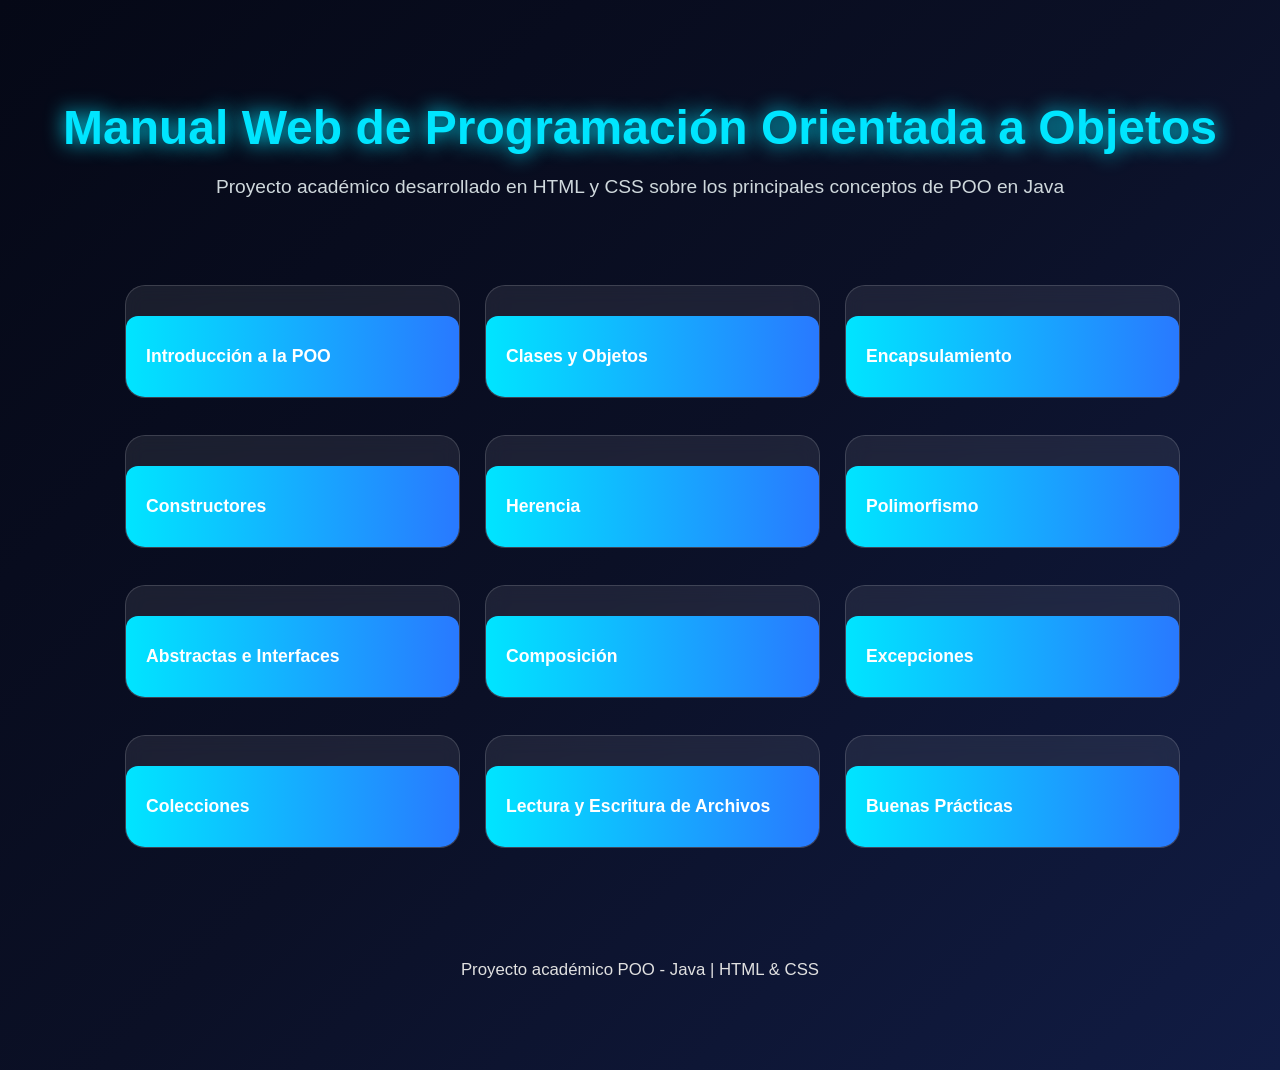
<file: index.html>
<!DOCTYPE html>
<html lang="es">
<head>
    <meta charset="UTF-8">
    <meta name="viewport" content="width=device-width, initial-scale=1.0">
    <title>Manual Web POO</title>

    <link rel="stylesheet" href="css/style.css">

    <style>

        *{
            margin: 0;
            padding: 0;
            box-sizing: border-box;
            font-family: Arial, Helvetica, sans-serif;
        }

        body{
            background: linear-gradient(135deg,#050816,#0b1026,#111c44);
            color: white;
            min-height: 100vh;
        }

        header{
            text-align: center;
            padding: 60px 20px;
        }

        header h1{
            font-size: 3rem;
            color: #00e5ff;
            text-shadow: 0px 0px 20px #00e5ff;
            margin-bottom: 15px;
        }

        header p{
            font-size: 1.2rem;
            color: #cfd8dc;
        }

        nav{
            width: 90%;
            max-width: 1200px;
            margin: auto;
            padding-bottom: 50px;
        }

        nav ul{
            display: grid;
            grid-template-columns: repeat(auto-fit,minmax(260px,1fr));
            gap: 25px;
            list-style: none;
        }

        nav ul li{
            background: rgba(255,255,255,0.08);
            border: 1px solid rgba(255,255,255,0.15);
            border-radius: 20px;
            transition: 0.3s;
            overflow: hidden;
            backdrop-filter: blur(10px);
        }

        nav ul li:hover{
            transform: translateY(-8px) scale(1.02);
            box-shadow: 0px 0px 25px #00e5ff;
            border: 1px solid #00e5ff;
        }

        nav ul li a{
            display: block;
            padding: 30px 20px;
            text-decoration: none;
            color: white;
            font-size: 1.1rem;
            font-weight: bold;
            transition: 0.3s;
        }

        nav ul li a:hover{
            color: #00e5ff;
        }

        footer{
            text-align: center;
            padding: 25px;
            color: #90a4ae;
            font-size: 0.9rem;
        }

    </style>

</head>
<body>

    <header>

        <h1>Manual Web de Programación Orientada a Objetos</h1>

        <p>
            Proyecto académico desarrollado en HTML y CSS
            sobre los principales conceptos de POO en Java
        </p>

    </header>

    <nav>

        <ul>

            <li>
                <a href="temas/introduccion.html">
                    Introducción a la POO
                </a>
            </li>

            <li>
                <a href="temas/clases-objetos.html">
                    Clases y Objetos
                </a>
            </li>

            <li>
                <a href="temas/encapsulamiento.html">
                    Encapsulamiento
                </a>
            </li>

            <li>
                <a href="temas/constructores.html">
                    Constructores
                </a>
            </li>

            <li>
                <a href="temas/herencia.html">
                    Herencia
                </a>
            </li>

            <li>
                <a href="temas/polimorfismo.html">
                    Polimorfismo
                </a>
            </li>

            <li>
                <a href="temas/abstractas-interfaces.html">
                    Abstractas e Interfaces
                </a>
            </li>

            <li>
                <a href="temas/composicion.html">
                    Composición
                </a>
            </li>

            <li>
                <a href="temas/excepciones.html">
                    Excepciones
                </a>
            </li>

            <li>
                <a href="temas/colecciones.html">
                    Colecciones
                </a>
            </li>

            <li>
                <a href="temas/archivos.html">
                    Lectura y Escritura de Archivos
                </a>
            </li>

            <li>
                <a href="temas/buenas-practicas.html">
                    Buenas Prácticas
                </a>
            </li>

        </ul>

    </nav>

    <footer>

        <p>
            Proyecto académico POO - Java | HTML & CSS
        </p>

    </footer>

</body>
</html>
</file>
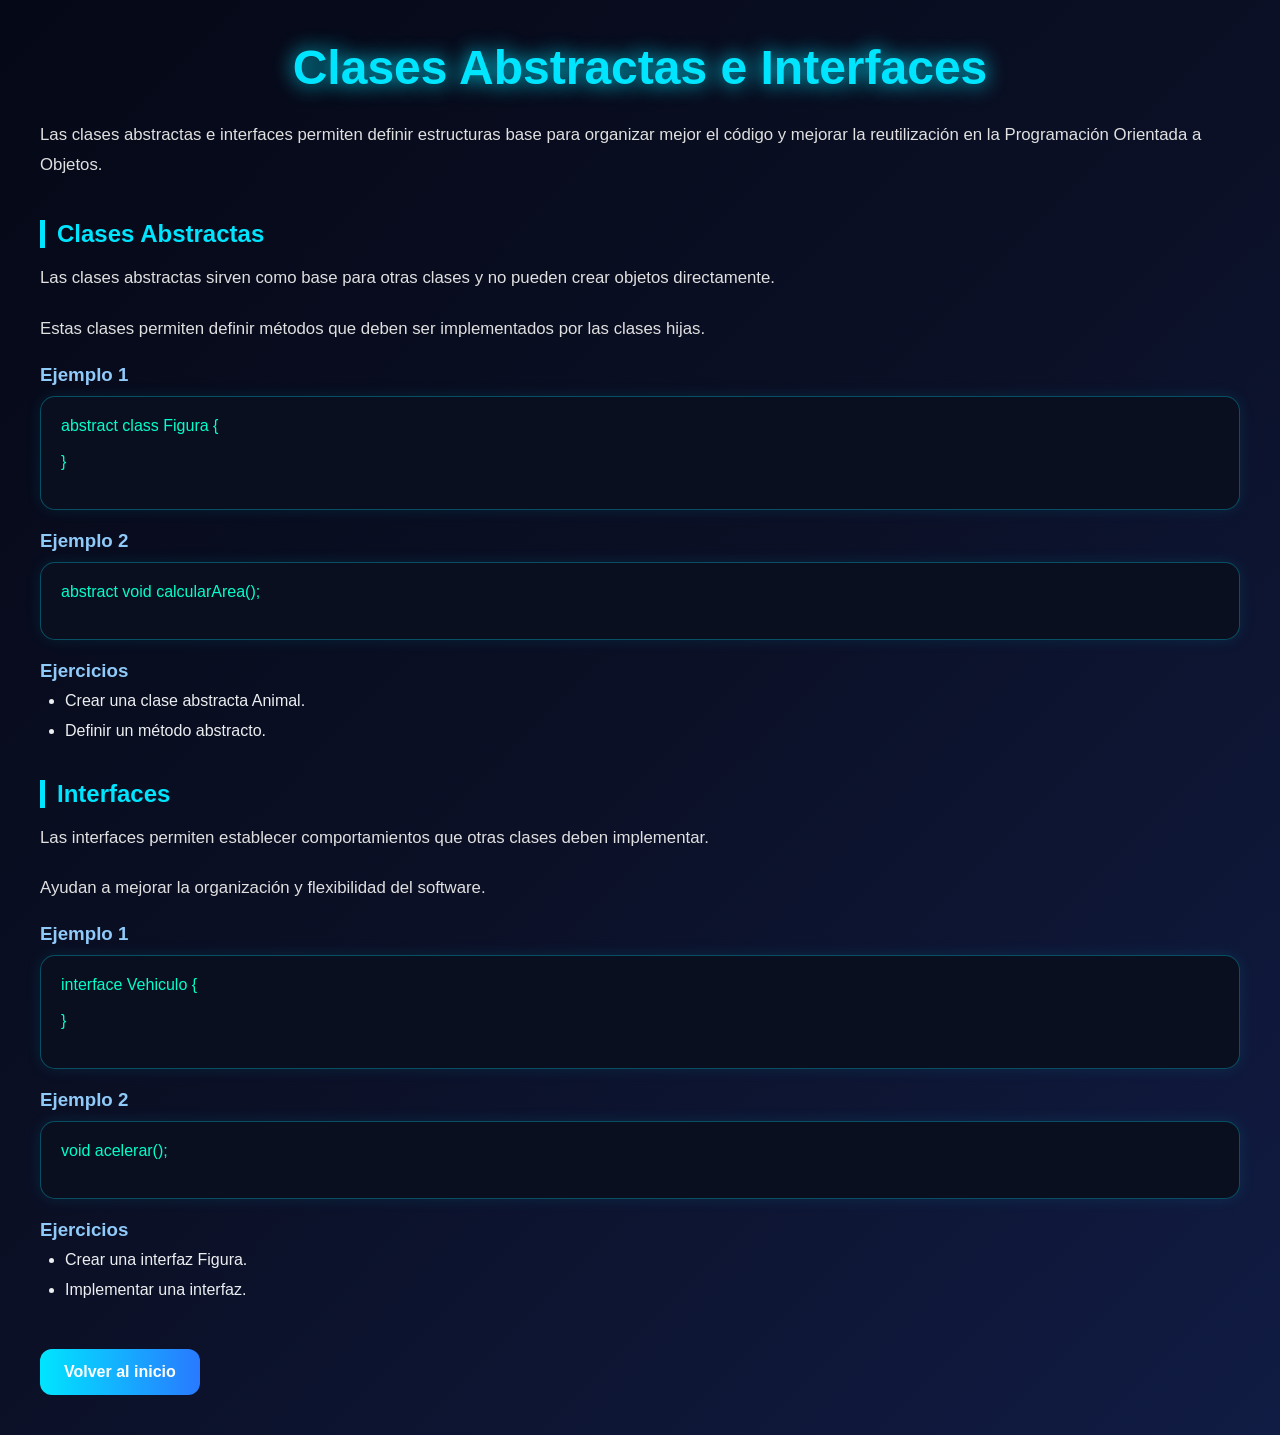
<file: temas/abstractas-interfaces.html>
<!DOCTYPE html>
<html lang="es">
<head>
    <meta charset="UTF-8">
    <meta name="viewport" content="width=device-width, initial-scale=1.0">
    <title>Clases Abstractas e Interfaces</title>

    <link rel="stylesheet" href="../css/style.css">
</head>
<body>

    <div class="container">

        <h1>Clases Abstractas e Interfaces</h1>

        <p>
            Las clases abstractas e interfaces permiten definir estructuras
            base para organizar mejor el código y mejorar la reutilización
            en la Programación Orientada a Objetos.
        </p>

        <div class="card">

            <h2>Clases Abstractas</h2>

            <p>
                Las clases abstractas sirven como base para otras clases
                y no pueden crear objetos directamente.
            </p>

            <p>
                Estas clases permiten definir métodos que deben ser
                implementados por las clases hijas.
            </p>

            <h3>Ejemplo 1</h3>

            <pre>
abstract class Figura {

}
            </pre>

            <h3>Ejemplo 2</h3>

            <pre>
abstract void calcularArea();
            </pre>

            <h3>Ejercicios</h3>

            <ul>
                <li>Crear una clase abstracta Animal.</li>
                <li>Definir un método abstracto.</li>
            </ul>

        </div>

        <div class="card">

            <h2>Interfaces</h2>

            <p>
                Las interfaces permiten establecer comportamientos
                que otras clases deben implementar.
            </p>

            <p>
                Ayudan a mejorar la organización y flexibilidad
                del software.
            </p>

            <h3>Ejemplo 1</h3>

            <pre>
interface Vehiculo {

}
            </pre>

            <h3>Ejemplo 2</h3>

            <pre>
void acelerar();
            </pre>

            <h3>Ejercicios</h3>

            <ul>
                <li>Crear una interfaz Figura.</li>
                <li>Implementar una interfaz.</li>
            </ul>

        </div>

        <a href="../index.html" class="btn">
            Volver al inicio
        </a>

    </div>

</body>
</html>
</file>
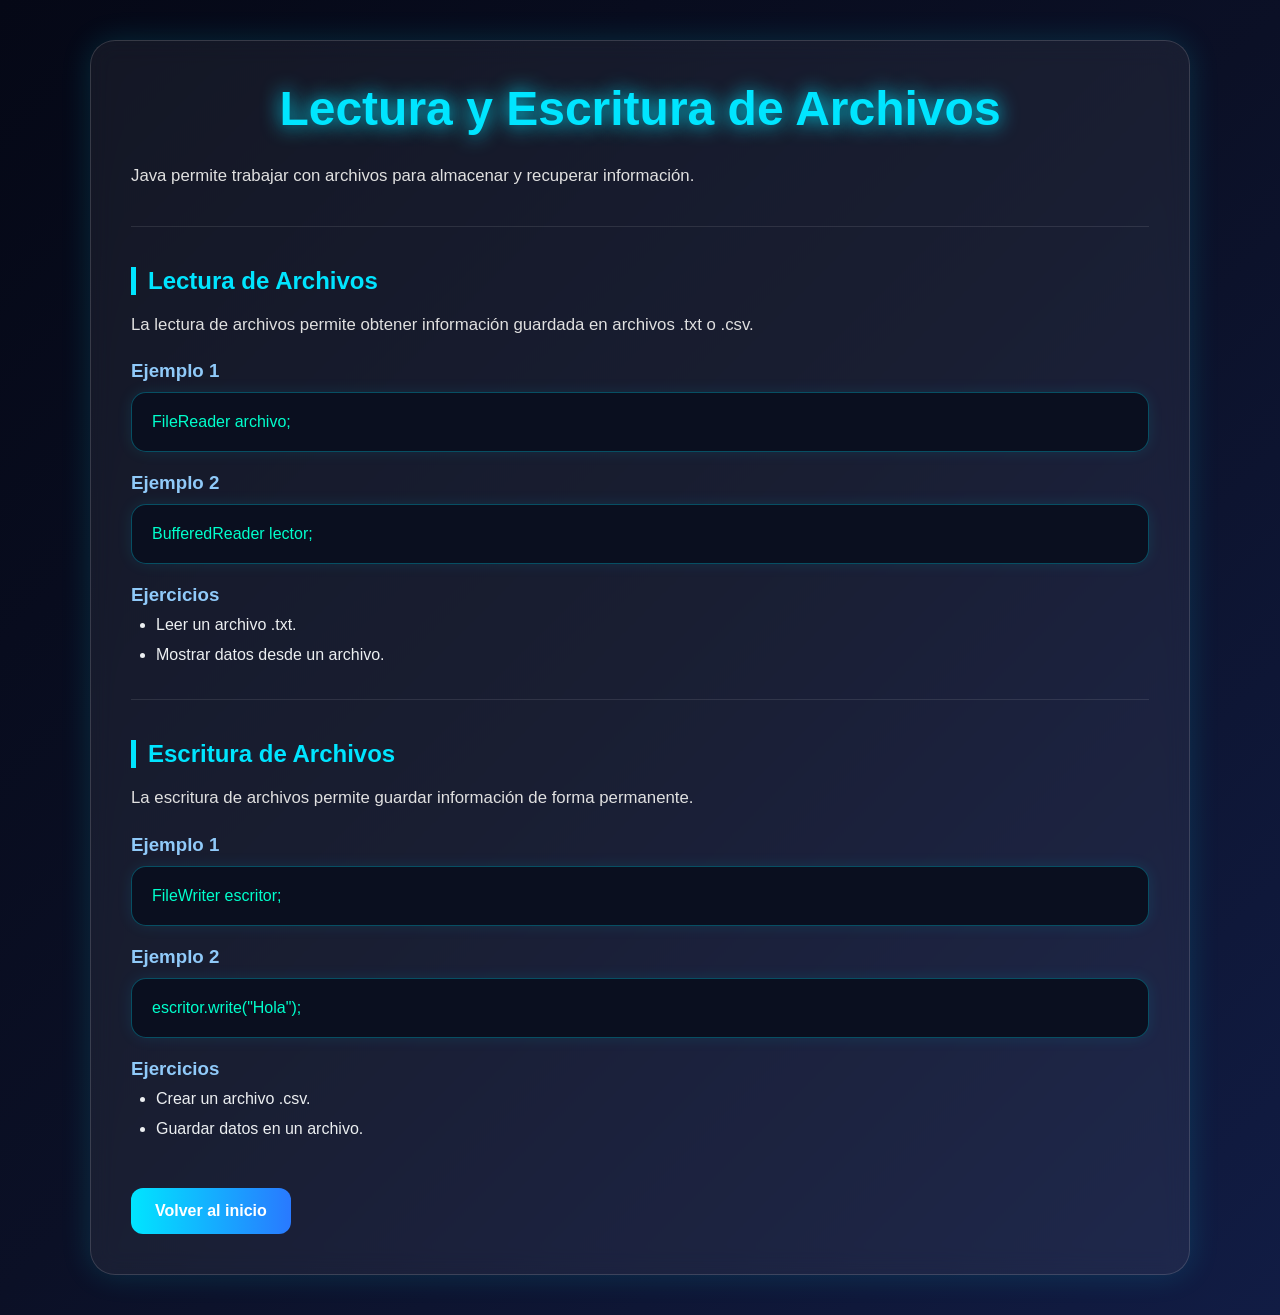
<file: temas/archivos.html>
<!DOCTYPE html>
<html lang="es">
<head>

<meta charset="UTF-8">

<meta name="viewport" content="width=device-width, initial-scale=1.0">

<title>Archivos</title>

<link rel="stylesheet" href="../css/style.css">

</head>

<body>

<main>

<h1>Lectura y Escritura de Archivos</h1>

<p>
Java permite trabajar con archivos para almacenar
y recuperar información.
</p>

<hr>

<h2>Lectura de Archivos</h2>

<p>
La lectura de archivos permite obtener información
guardada en archivos .txt o .csv.
</p>

<h3>Ejemplo 1</h3>

<pre>
FileReader archivo;
</pre>

<h3>Ejemplo 2</h3>

<pre>
BufferedReader lector;
</pre>

<h3>Ejercicios</h3>

<ul>

<li>Leer un archivo .txt.</li>

<li>Mostrar datos desde un archivo.</li>

</ul>

<hr>

<h2>Escritura de Archivos</h2>

<p>
La escritura de archivos permite guardar información
de forma permanente.
</p>

<h3>Ejemplo 1</h3>

<pre>
FileWriter escritor;
</pre>

<h3>Ejemplo 2</h3>

<pre>
escritor.write("Hola");
</pre>

<h3>Ejercicios</h3>

<ul>

<li>Crear un archivo .csv.</li>

<li>Guardar datos en un archivo.</li>

</ul>

<a href="../index.html">

Volver al inicio

</a>

</main>

</body>
</html>
</file>
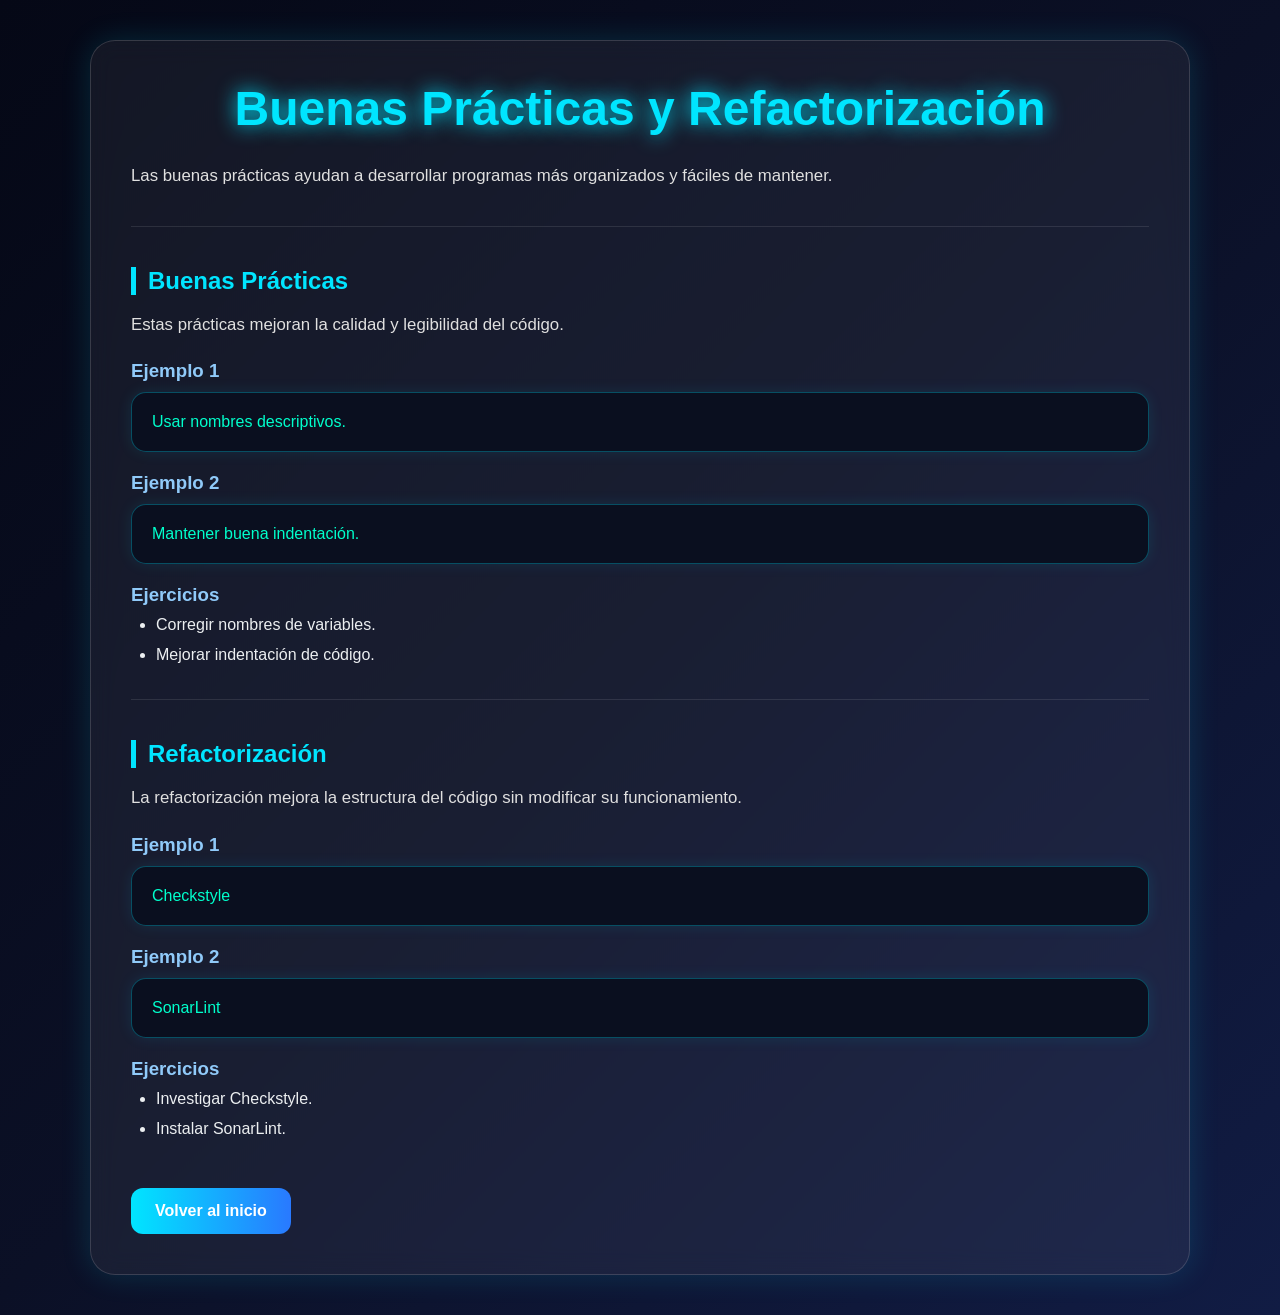
<file: temas/buenas-practicas.html>
<!DOCTYPE html>
<html lang="es">
<head>

<meta charset="UTF-8">

<meta name="viewport" content="width=device-width, initial-scale=1.0">

<title>Buenas Prácticas</title>

<link rel="stylesheet" href="../css/style.css">

</head>

<body>

<main>

<h1>Buenas Prácticas y Refactorización</h1>

<p>
Las buenas prácticas ayudan a desarrollar programas
más organizados y fáciles de mantener.
</p>

<hr>

<h2>Buenas Prácticas</h2>

<p>
Estas prácticas mejoran la calidad y legibilidad
del código.
</p>

<h3>Ejemplo 1</h3>

<pre>
Usar nombres descriptivos.
</pre>

<h3>Ejemplo 2</h3>

<pre>
Mantener buena indentación.
</pre>

<h3>Ejercicios</h3>

<ul>

<li>Corregir nombres de variables.</li>

<li>Mejorar indentación de código.</li>

</ul>

<hr>

<h2>Refactorización</h2>

<p>
La refactorización mejora la estructura del código
sin modificar su funcionamiento.
</p>

<h3>Ejemplo 1</h3>

<pre>
Checkstyle
</pre>

<h3>Ejemplo 2</h3>

<pre>
SonarLint
</pre>

<h3>Ejercicios</h3>

<ul>

<li>Investigar Checkstyle.</li>

<li>Instalar SonarLint.</li>

</ul>

<a href="../index.html">

Volver al inicio

</a>

</main>

</body>
</html>
</file>
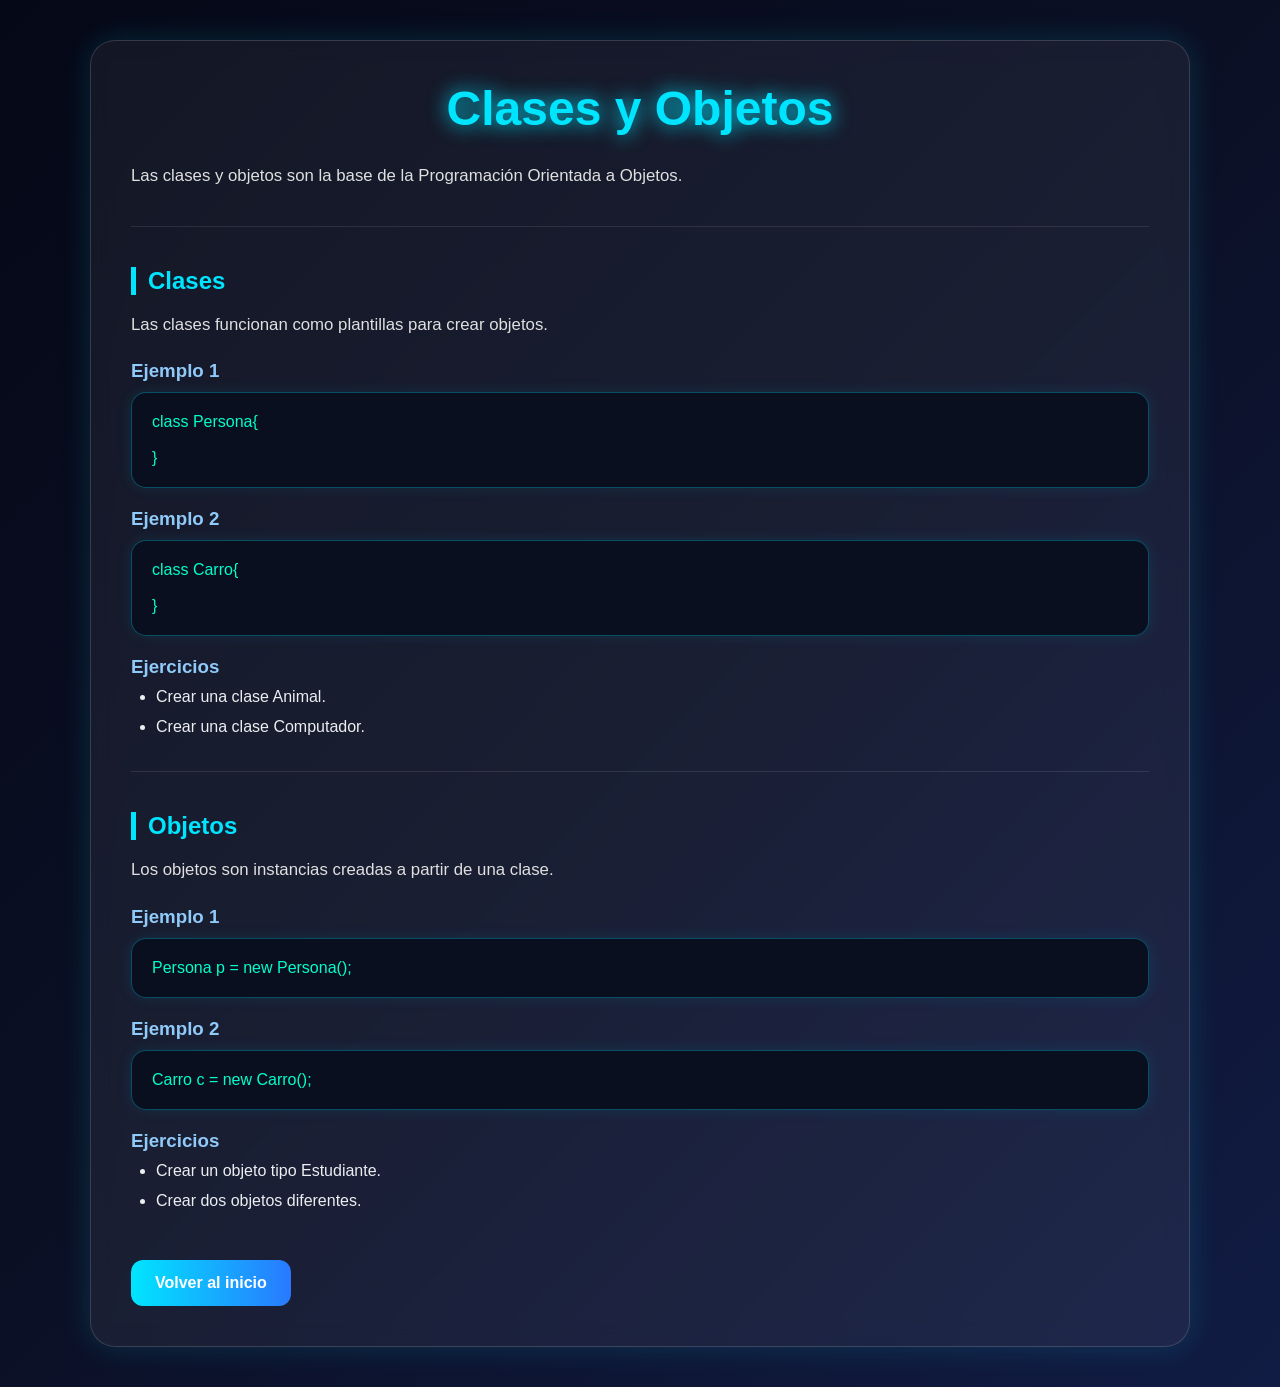
<file: temas/clases-objetos.html>
<!DOCTYPE html>
<html lang="es">
<head>

<meta charset="UTF-8">

<meta name="viewport" content="width=device-width, initial-scale=1.0">

<title>Clases y Objetos</title>

<link rel="stylesheet" href="../css/style.css">

</head>

<body>

<main>

<h1>Clases y Objetos</h1>

<p>
Las clases y objetos son la base de la Programación
Orientada a Objetos.
</p>

<hr>

<h2>Clases</h2>

<p>
Las clases funcionan como plantillas para crear objetos.
</p>

<h3>Ejemplo 1</h3>

<pre>
class Persona{

}
</pre>

<h3>Ejemplo 2</h3>

<pre>
class Carro{

}
</pre>

<h3>Ejercicios</h3>

<ul>

<li>Crear una clase Animal.</li>

<li>Crear una clase Computador.</li>

</ul>

<hr>

<h2>Objetos</h2>

<p>
Los objetos son instancias creadas a partir de una clase.
</p>

<h3>Ejemplo 1</h3>

<pre>
Persona p = new Persona();
</pre>

<h3>Ejemplo 2</h3>

<pre>
Carro c = new Carro();
</pre>

<h3>Ejercicios</h3>

<ul>

<li>Crear un objeto tipo Estudiante.</li>

<li>Crear dos objetos diferentes.</li>

</ul>

<a href="../index.html">

Volver al inicio

</a>

</main>

</body>
</html>
</file>
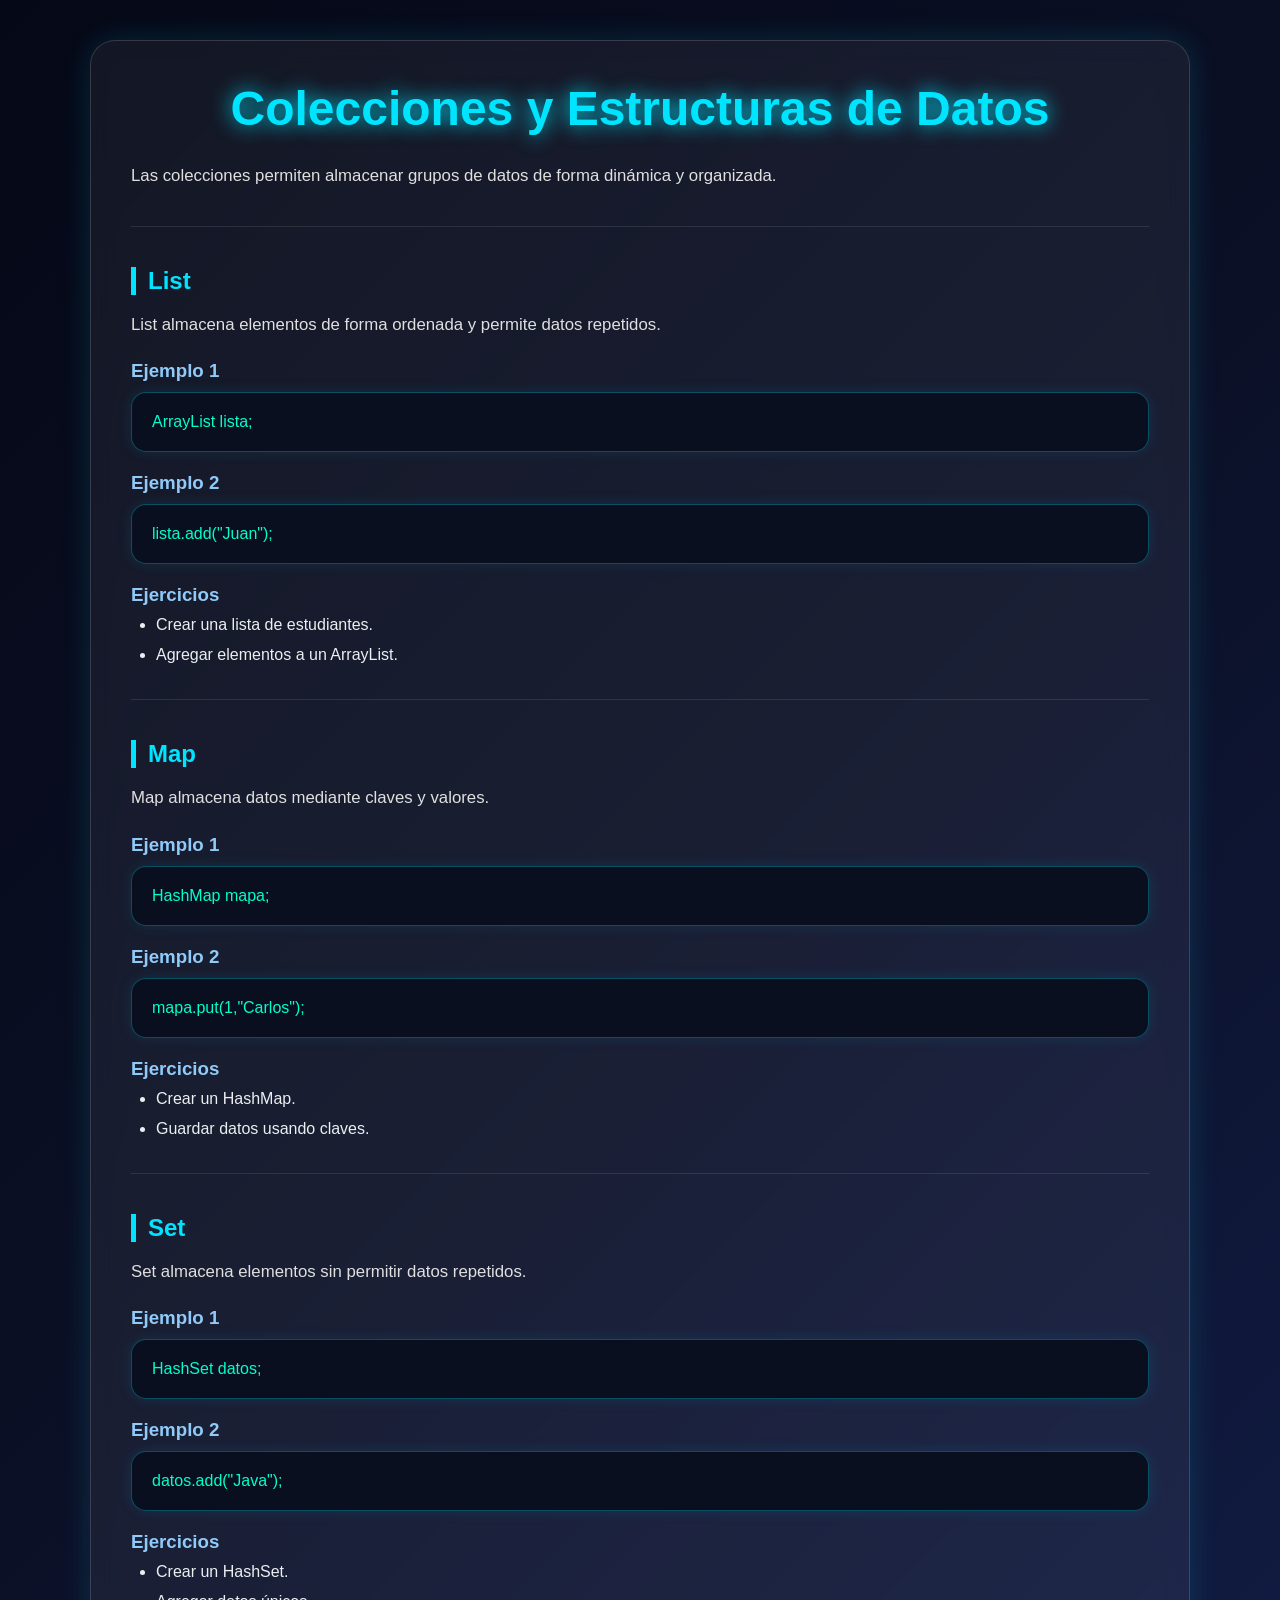
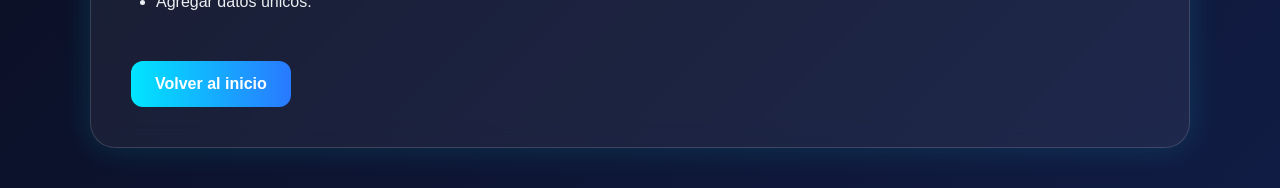
<file: temas/colecciones.html>
<!DOCTYPE html>
<html lang="es">
<head>

<meta charset="UTF-8">

<meta name="viewport" content="width=device-width, initial-scale=1.0">

<title>Colecciones</title>

<link rel="stylesheet" href="../css/style.css">

</head>

<body>

<main>

<h1>Colecciones y Estructuras de Datos</h1>

<p>
Las colecciones permiten almacenar grupos de datos
de forma dinámica y organizada.
</p>

<hr>

<h2>List</h2>

<p>
List almacena elementos de forma ordenada y permite
datos repetidos.
</p>

<h3>Ejemplo 1</h3>

<pre>
ArrayList<String> lista;
</pre>

<h3>Ejemplo 2</h3>

<pre>
lista.add("Juan");
</pre>

<h3>Ejercicios</h3>

<ul>

<li>Crear una lista de estudiantes.</li>

<li>Agregar elementos a un ArrayList.</li>

</ul>

<hr>

<h2>Map</h2>

<p>
Map almacena datos mediante claves y valores.
</p>

<h3>Ejemplo 1</h3>

<pre>
HashMap<Integer,String> mapa;
</pre>

<h3>Ejemplo 2</h3>

<pre>
mapa.put(1,"Carlos");
</pre>

<h3>Ejercicios</h3>

<ul>

<li>Crear un HashMap.</li>

<li>Guardar datos usando claves.</li>

</ul>

<hr>

<h2>Set</h2>

<p>
Set almacena elementos sin permitir datos repetidos.
</p>

<h3>Ejemplo 1</h3>

<pre>
HashSet<String> datos;
</pre>

<h3>Ejemplo 2</h3>

<pre>
datos.add("Java");
</pre>

<h3>Ejercicios</h3>

<ul>

<li>Crear un HashSet.</li>

<li>Agregar datos únicos.</li>

</ul>

<a href="../index.html">

Volver al inicio

</a>

</main>

</body>
</html>
</file>
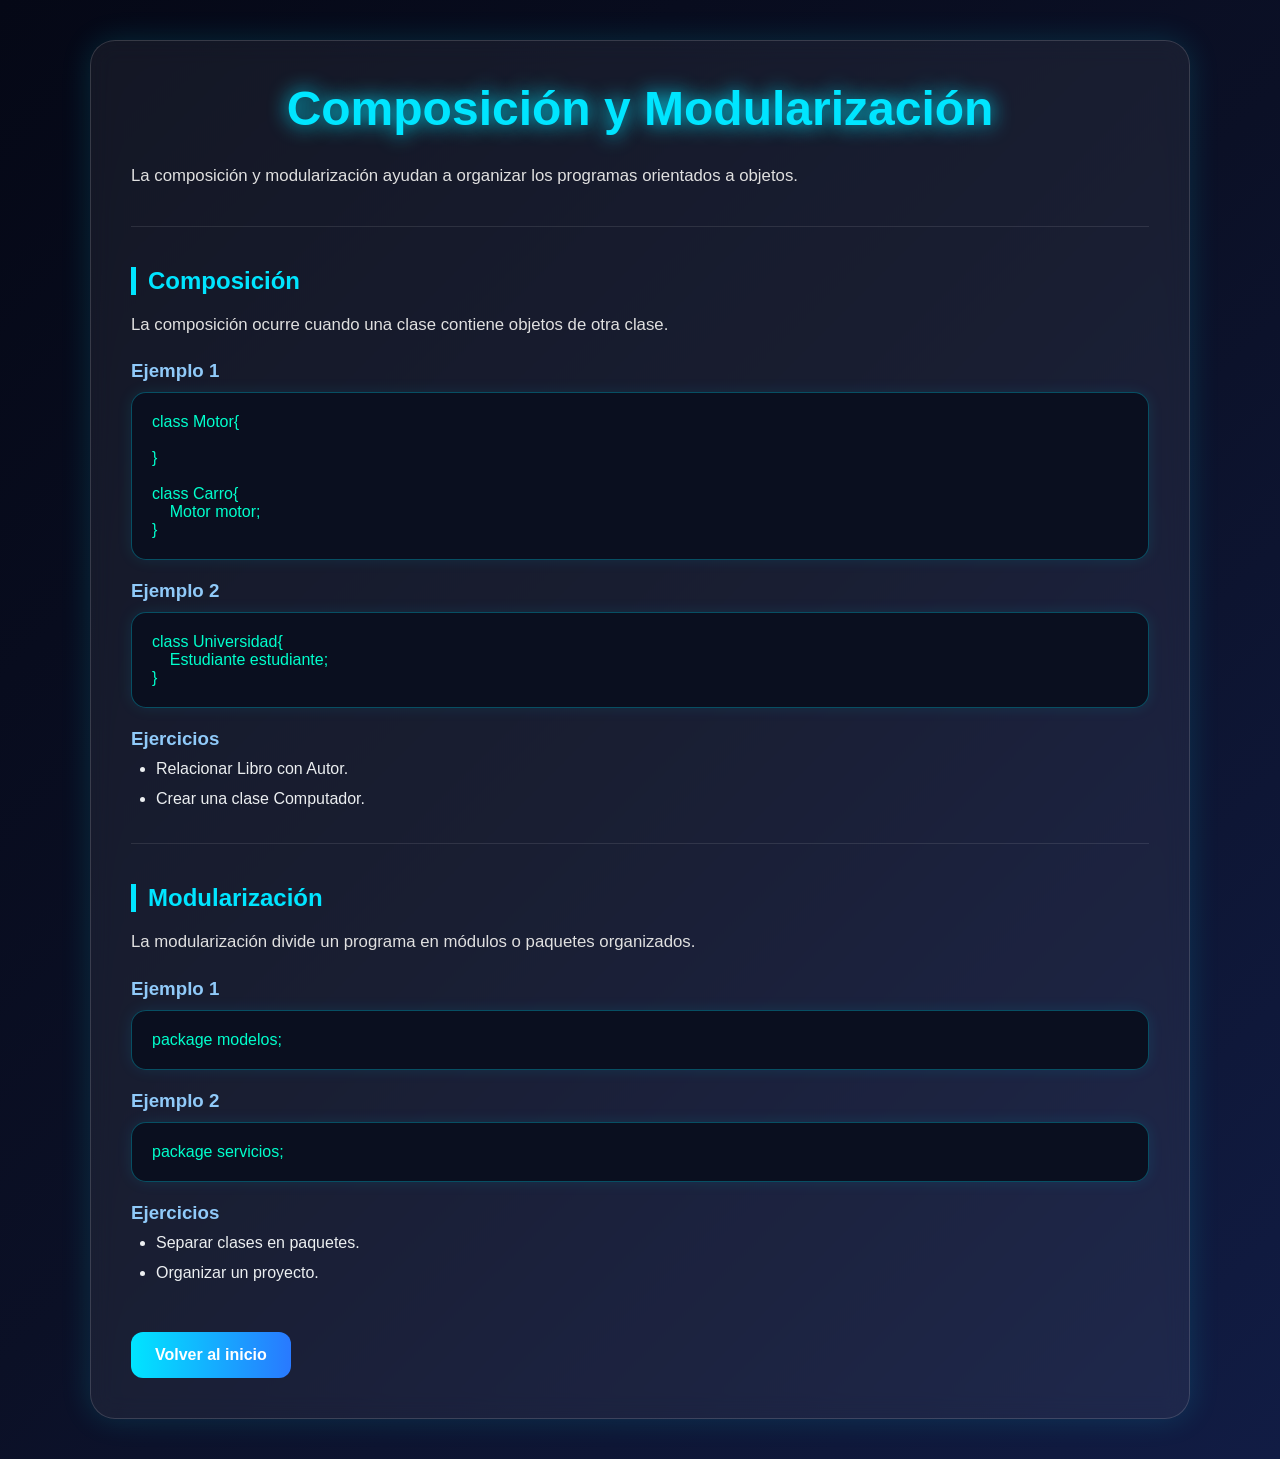
<file: temas/composicion.html>
<!DOCTYPE html>
<html lang="es">
<head>

<meta charset="UTF-8">

<meta name="viewport" content="width=device-width, initial-scale=1.0">

<title>Composición</title>

<link rel="stylesheet" href="../css/style.css">

</head>

<body>

<main>

<h1>Composición y Modularización</h1>

<p>
La composición y modularización ayudan a organizar
los programas orientados a objetos.
</p>

<hr>

<h2>Composición</h2>

<p>
La composición ocurre cuando una clase contiene
objetos de otra clase.
</p>

<h3>Ejemplo 1</h3>

<pre>
class Motor{

}

class Carro{
    Motor motor;
}
</pre>

<h3>Ejemplo 2</h3>

<pre>
class Universidad{
    Estudiante estudiante;
}
</pre>

<h3>Ejercicios</h3>

<ul>

<li>Relacionar Libro con Autor.</li>

<li>Crear una clase Computador.</li>

</ul>

<hr>

<h2>Modularización</h2>

<p>
La modularización divide un programa en módulos
o paquetes organizados.
</p>

<h3>Ejemplo 1</h3>

<pre>
package modelos;
</pre>

<h3>Ejemplo 2</h3>

<pre>
package servicios;
</pre>

<h3>Ejercicios</h3>

<ul>

<li>Separar clases en paquetes.</li>

<li>Organizar un proyecto.</li>

</ul>

<a href="../index.html">

Volver al inicio

</a>

</main>

</body>
</html>
</file>
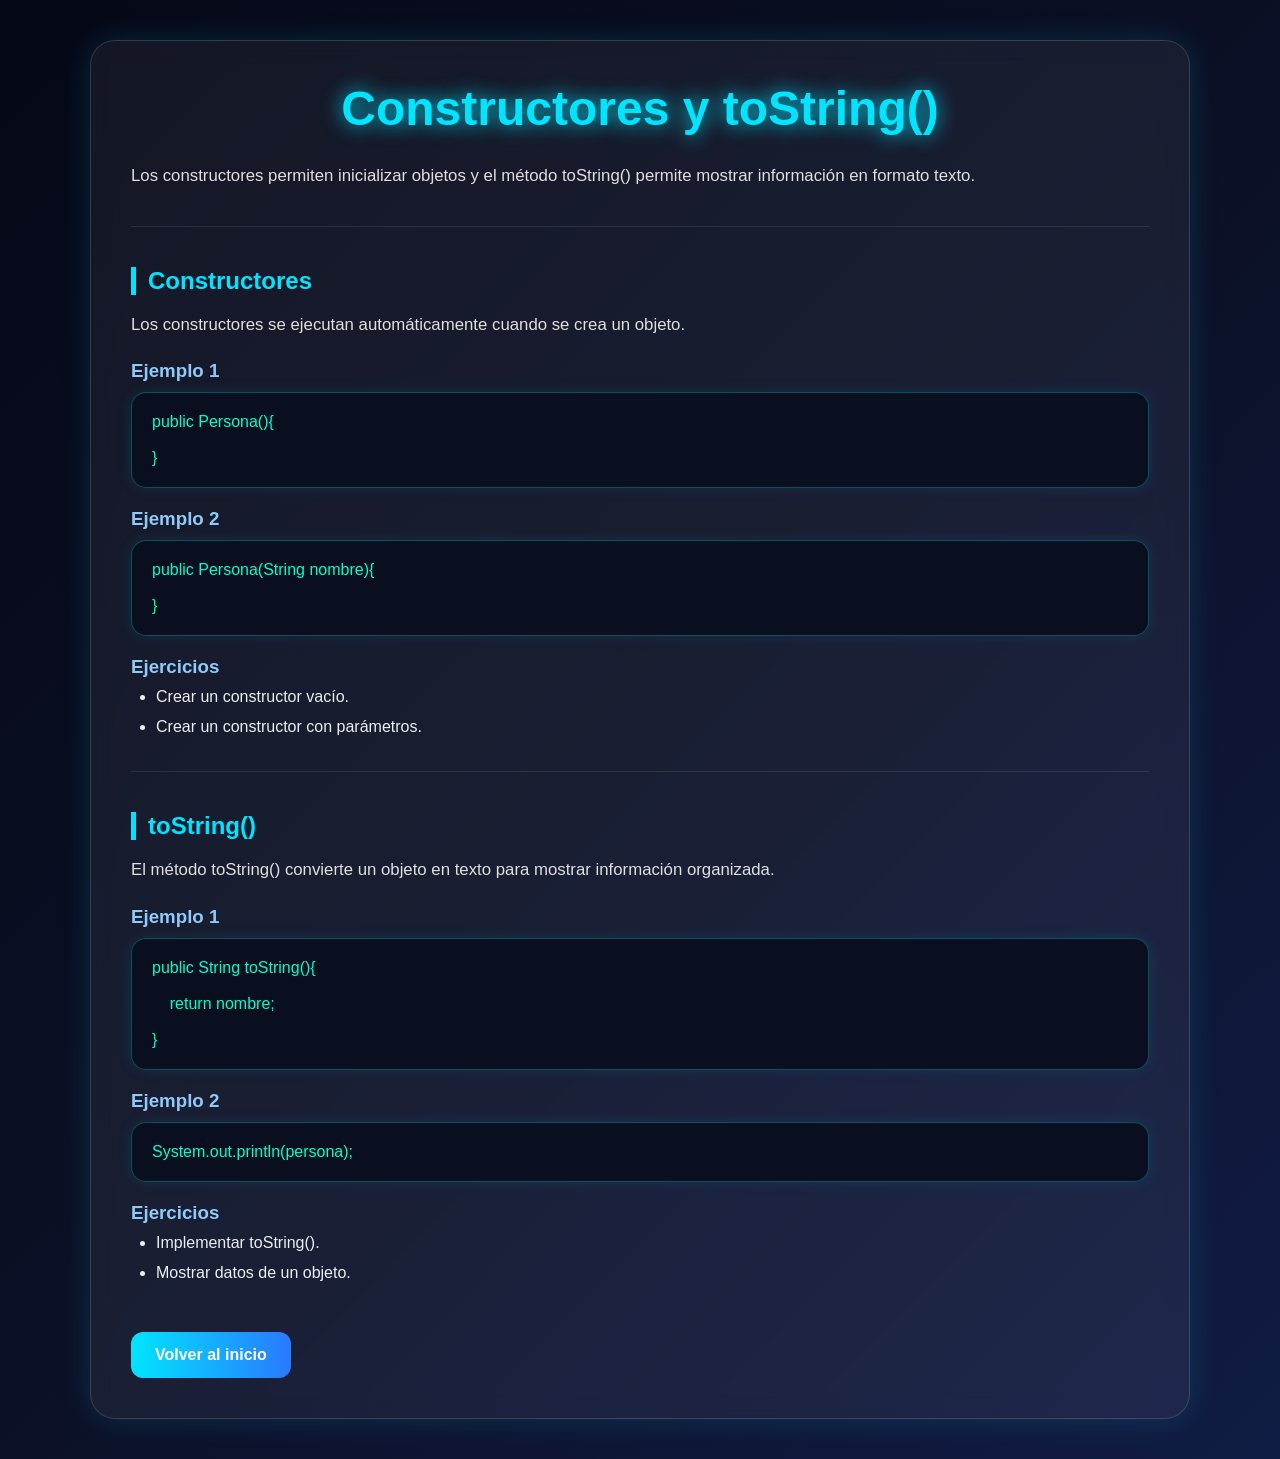
<file: temas/constructores.html>
<!DOCTYPE html>
<html lang="es">
<head>

<meta charset="UTF-8">

<meta name="viewport" content="width=device-width, initial-scale=1.0">

<title>Constructores</title>

<link rel="stylesheet" href="../css/style.css">

</head>

<body>

<main>

<h1>Constructores y toString()</h1>

<p>
Los constructores permiten inicializar objetos y el método
toString() permite mostrar información en formato texto.
</p>

<hr>

<h2>Constructores</h2>

<p>
Los constructores se ejecutan automáticamente cuando
se crea un objeto.
</p>

<h3>Ejemplo 1</h3>

<pre>
public Persona(){

}
</pre>

<h3>Ejemplo 2</h3>

<pre>
public Persona(String nombre){

}
</pre>

<h3>Ejercicios</h3>

<ul>

<li>Crear un constructor vacío.</li>

<li>Crear un constructor con parámetros.</li>

</ul>

<hr>

<h2>toString()</h2>

<p>
El método toString() convierte un objeto en texto
para mostrar información organizada.
</p>

<h3>Ejemplo 1</h3>

<pre>
public String toString(){

    return nombre;

}
</pre>

<h3>Ejemplo 2</h3>

<pre>
System.out.println(persona);
</pre>

<h3>Ejercicios</h3>

<ul>

<li>Implementar toString().</li>

<li>Mostrar datos de un objeto.</li>

</ul>

<a href="../index.html">

Volver al inicio

</a>

</main>

</body>
</html>
</file>
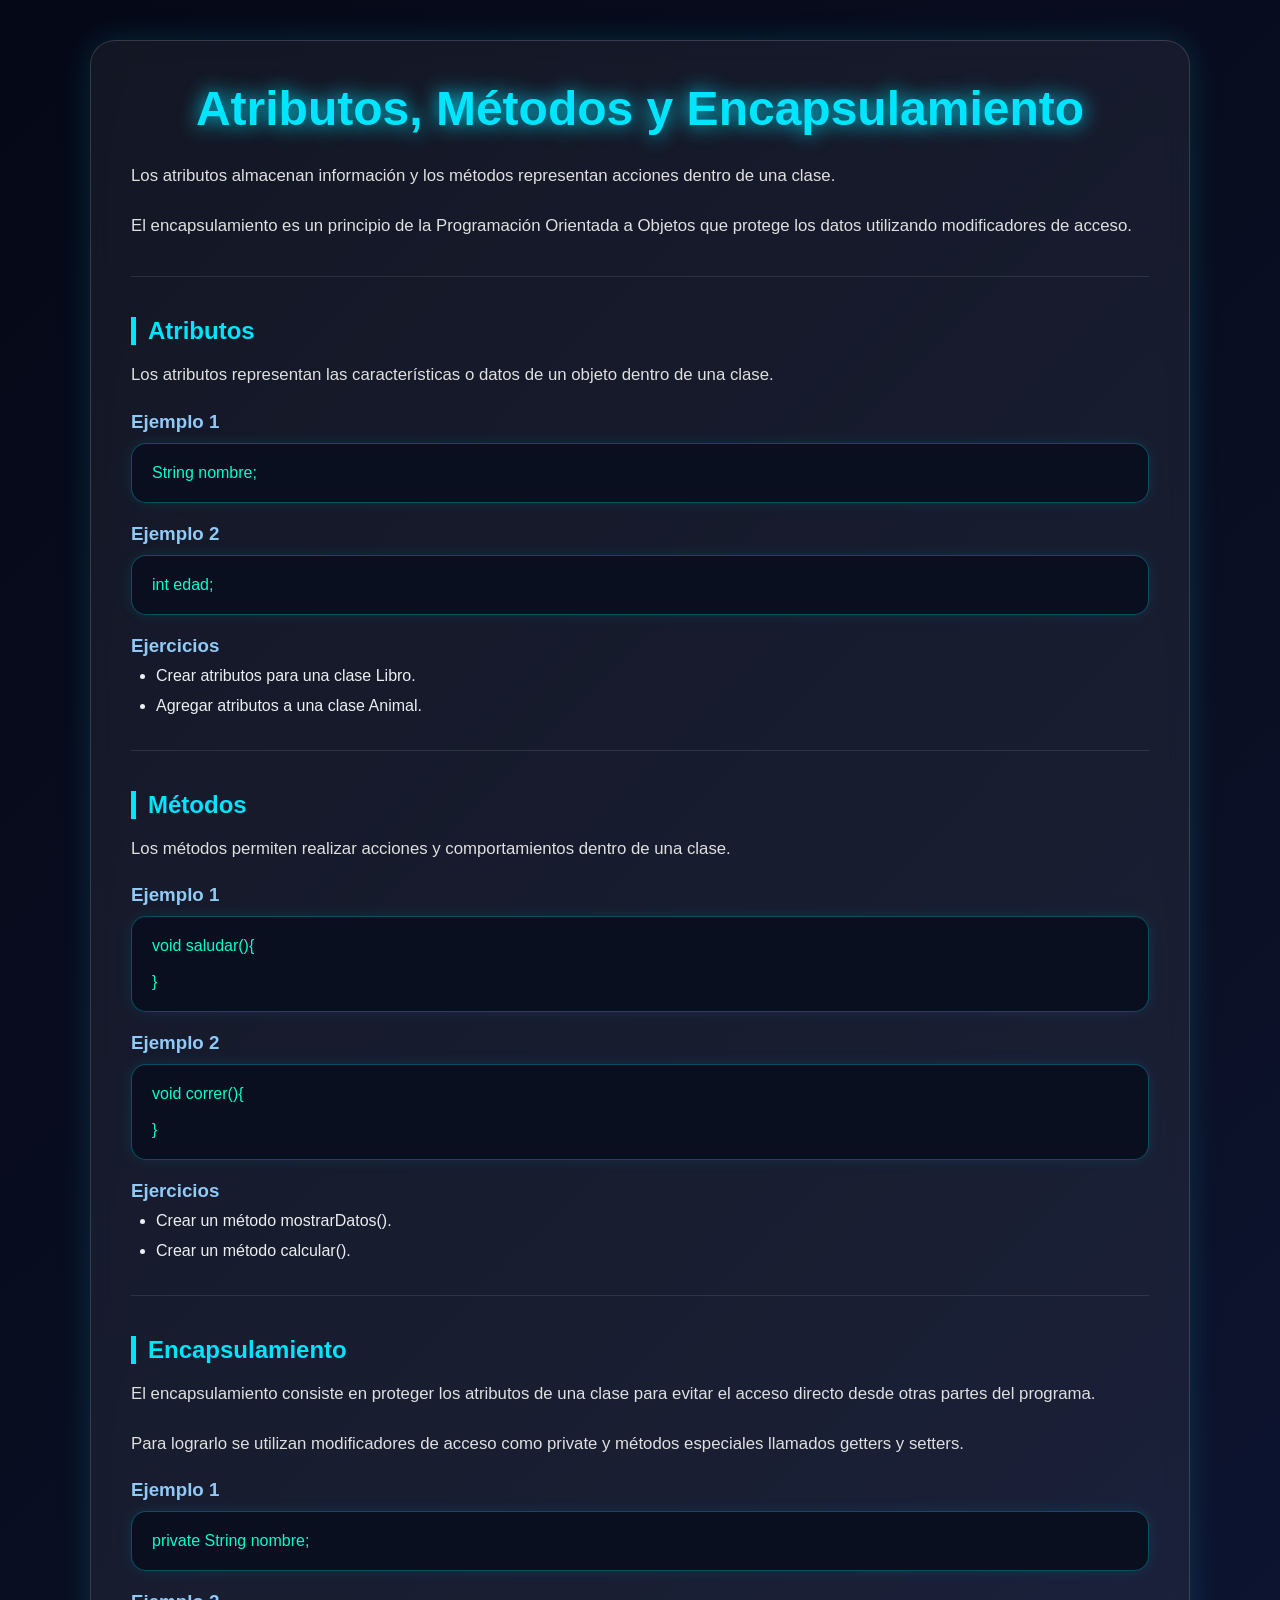
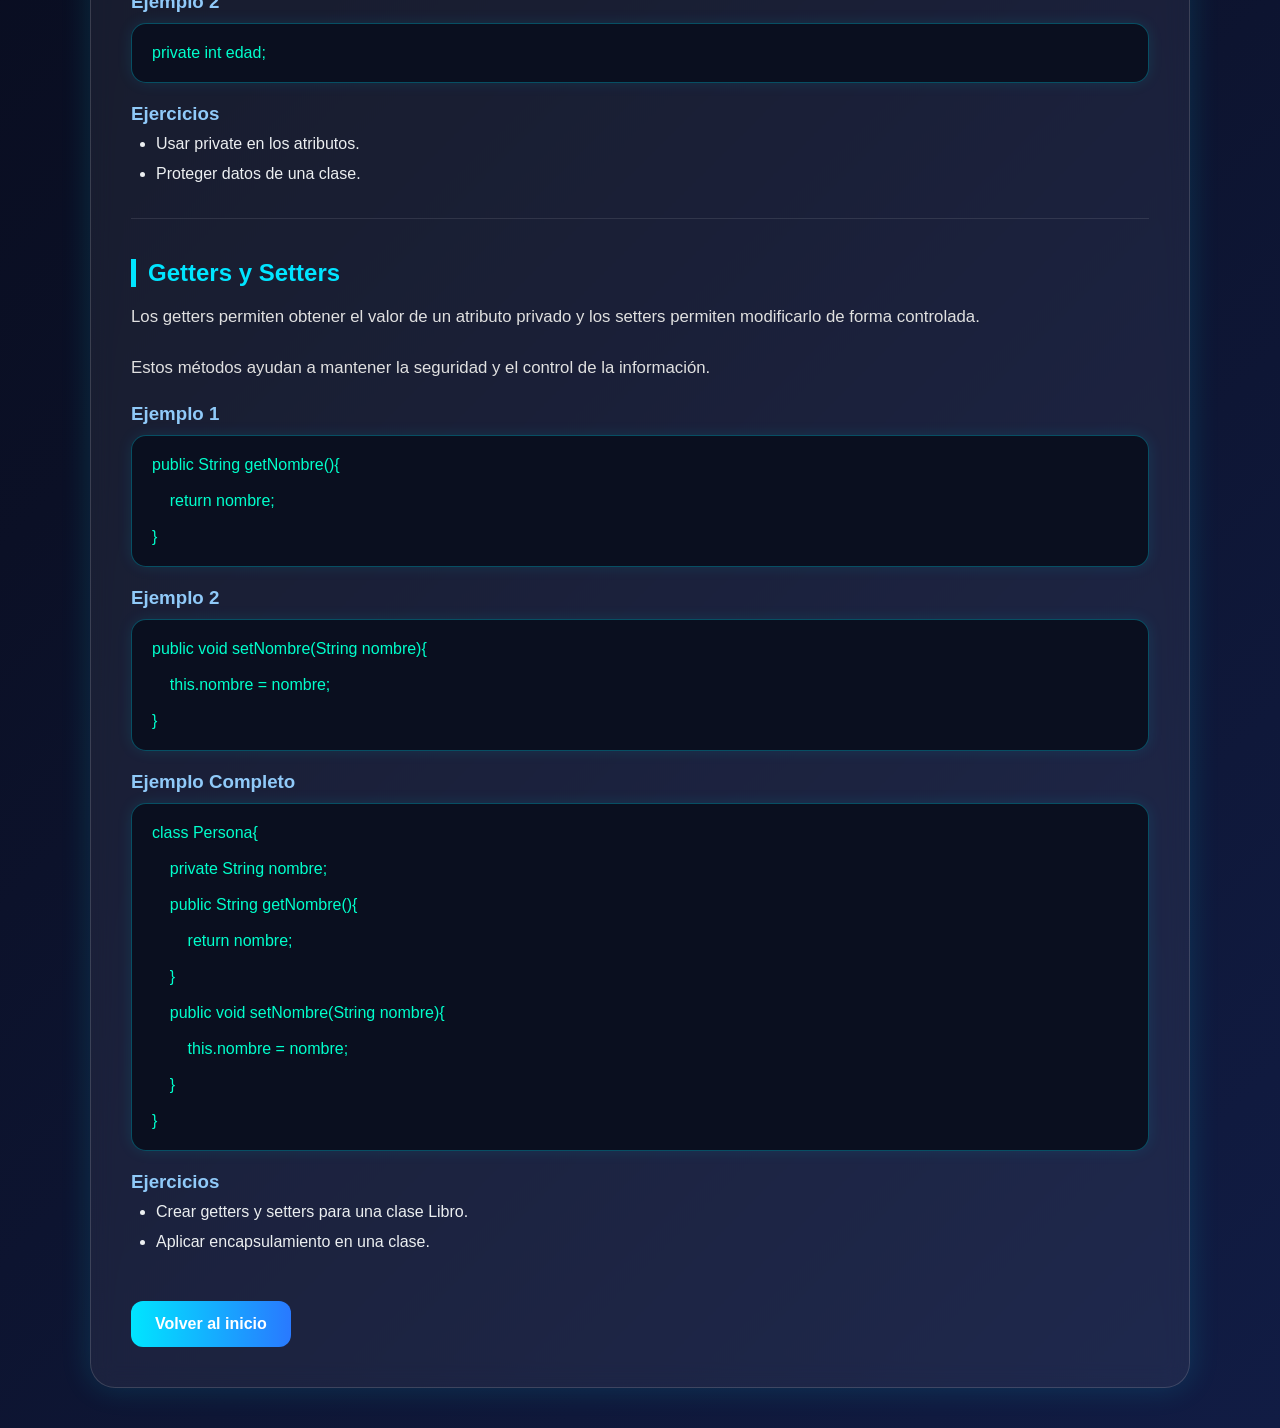
<file: temas/encapsulamiento.html>
<!DOCTYPE html>
<html lang="es">
<head>

    <meta charset="UTF-8">

    <meta name="viewport" content="width=device-width, initial-scale=1.0">

    <title>Encapsulamiento</title>

    <link rel="stylesheet" href="../css/style.css">

</head>

<body>

<main>

<h1>Atributos, Métodos y Encapsulamiento</h1>

<p>
Los atributos almacenan información y los métodos
representan acciones dentro de una clase.
</p>

<p>
El encapsulamiento es un principio de la Programación
Orientada a Objetos que protege los datos utilizando
modificadores de acceso.
</p>

<hr>

<h2>Atributos</h2>

<p>
Los atributos representan las características o datos
de un objeto dentro de una clase.
</p>

<h3>Ejemplo 1</h3>

<pre>
String nombre;
</pre>

<h3>Ejemplo 2</h3>

<pre>
int edad;
</pre>

<h3>Ejercicios</h3>

<ul>

<li>Crear atributos para una clase Libro.</li>

<li>Agregar atributos a una clase Animal.</li>

</ul>

<hr>

<h2>Métodos</h2>

<p>
Los métodos permiten realizar acciones y comportamientos
dentro de una clase.
</p>

<h3>Ejemplo 1</h3>

<pre>
void saludar(){

}
</pre>

<h3>Ejemplo 2</h3>

<pre>
void correr(){

}
</pre>

<h3>Ejercicios</h3>

<ul>

<li>Crear un método mostrarDatos().</li>

<li>Crear un método calcular().</li>

</ul>

<hr>

<h2>Encapsulamiento</h2>

<p>
El encapsulamiento consiste en proteger los atributos
de una clase para evitar el acceso directo desde otras
partes del programa.
</p>

<p>
Para lograrlo se utilizan modificadores de acceso como
private y métodos especiales llamados getters y setters.
</p>

<h3>Ejemplo 1</h3>

<pre>
private String nombre;
</pre>

<h3>Ejemplo 2</h3>

<pre>
private int edad;
</pre>

<h3>Ejercicios</h3>

<ul>

<li>Usar private en los atributos.</li>

<li>Proteger datos de una clase.</li>

</ul>

<hr>

<h2>Getters y Setters</h2>

<p>
Los getters permiten obtener el valor de un atributo
privado y los setters permiten modificarlo de forma
controlada.
</p>

<p>
Estos métodos ayudan a mantener la seguridad y el
control de la información.
</p>

<h3>Ejemplo 1</h3>

<pre>
public String getNombre(){

    return nombre;

}
</pre>

<h3>Ejemplo 2</h3>

<pre>
public void setNombre(String nombre){

    this.nombre = nombre;

}
</pre>

<h3>Ejemplo Completo</h3>

<pre>
class Persona{

    private String nombre;

    public String getNombre(){

        return nombre;

    }

    public void setNombre(String nombre){

        this.nombre = nombre;

    }

}
</pre>

<h3>Ejercicios</h3>

<ul>

<li>Crear getters y setters para una clase Libro.</li>

<li>Aplicar encapsulamiento en una clase.</li>

</ul>

<a href="../index.html">

Volver al inicio

</a>

</main>

</body>
</html>
</file>
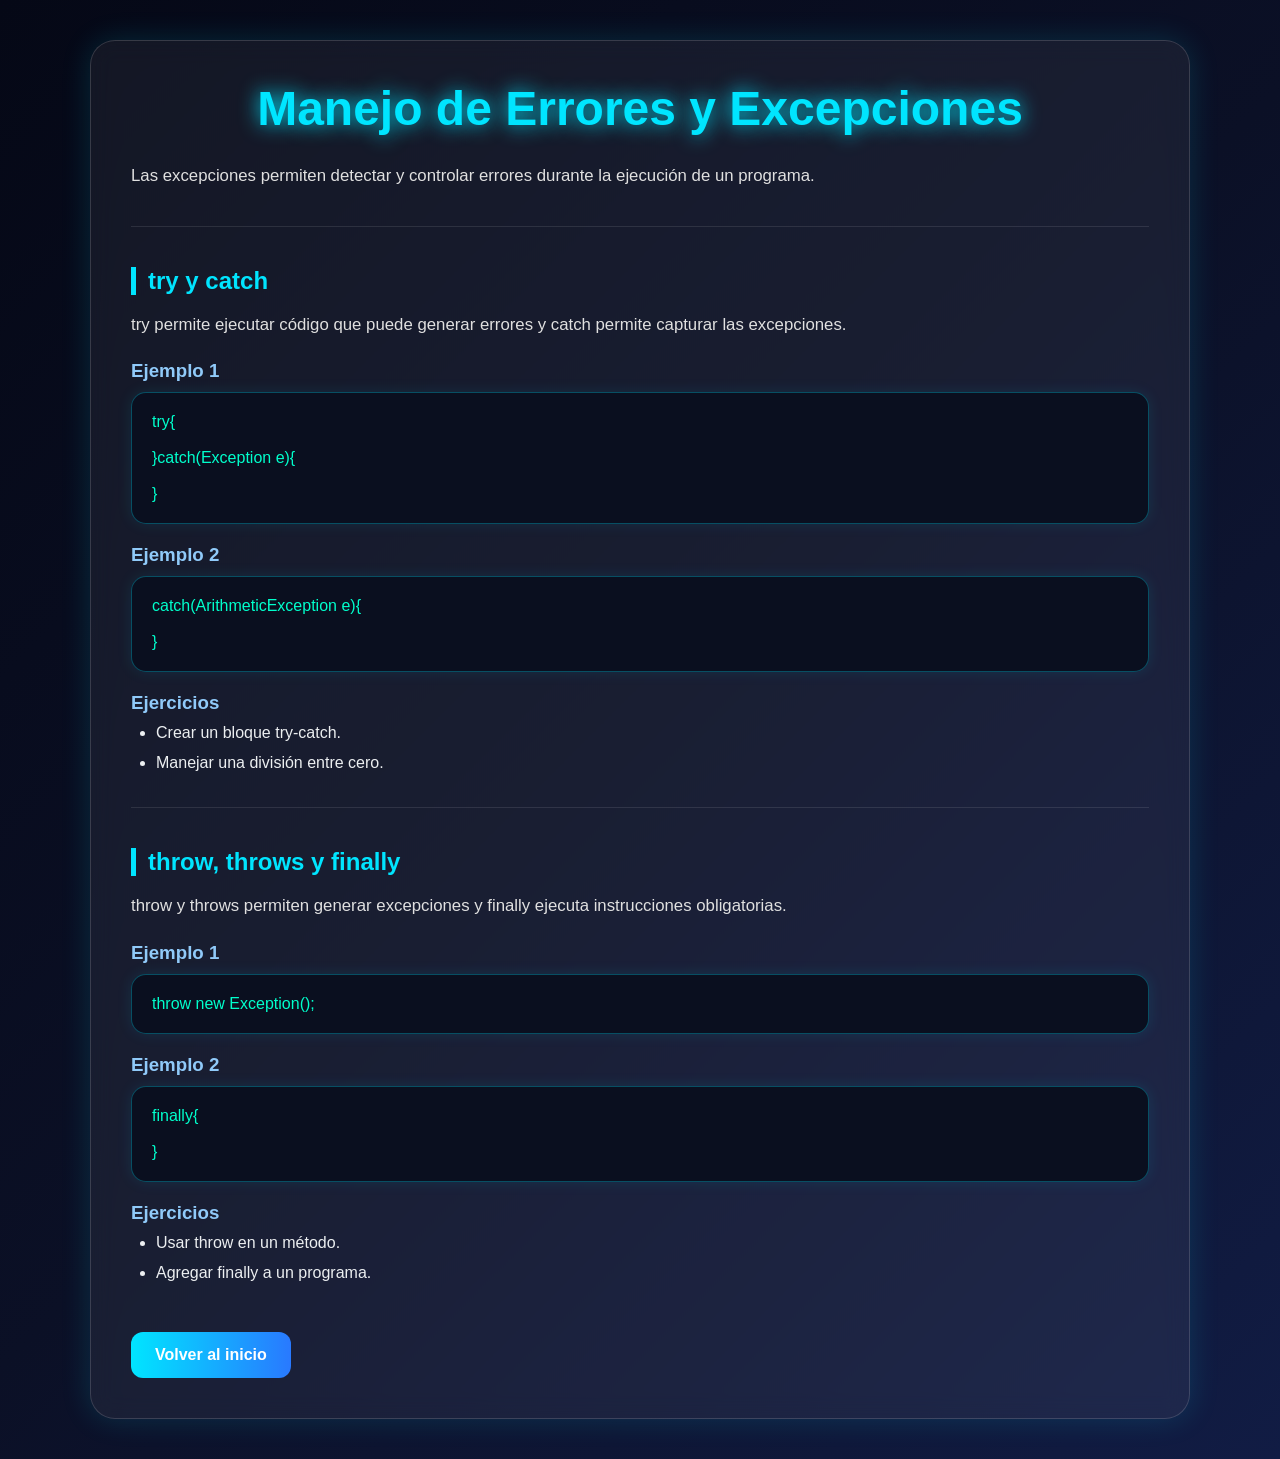
<file: temas/excepciones.html>
<!DOCTYPE html>
<html lang="es">
<head>

<meta charset="UTF-8">

<meta name="viewport" content="width=device-width, initial-scale=1.0">

<title>Excepciones</title>

<link rel="stylesheet" href="../css/style.css">

</head>

<body>

<main>

<h1>Manejo de Errores y Excepciones</h1>

<p>
Las excepciones permiten detectar y controlar errores
durante la ejecución de un programa.
</p>

<hr>

<h2>try y catch</h2>

<p>
try permite ejecutar código que puede generar errores
y catch permite capturar las excepciones.
</p>

<h3>Ejemplo 1</h3>

<pre>
try{

}catch(Exception e){

}
</pre>

<h3>Ejemplo 2</h3>

<pre>
catch(ArithmeticException e){

}
</pre>

<h3>Ejercicios</h3>

<ul>

<li>Crear un bloque try-catch.</li>

<li>Manejar una división entre cero.</li>

</ul>

<hr>

<h2>throw, throws y finally</h2>

<p>
throw y throws permiten generar excepciones y finally
ejecuta instrucciones obligatorias.
</p>

<h3>Ejemplo 1</h3>

<pre>
throw new Exception();
</pre>

<h3>Ejemplo 2</h3>

<pre>
finally{

}
</pre>

<h3>Ejercicios</h3>

<ul>

<li>Usar throw en un método.</li>

<li>Agregar finally a un programa.</li>

</ul>

<a href="../index.html">

Volver al inicio

</a>

</main>

</body>
</html>
</file>
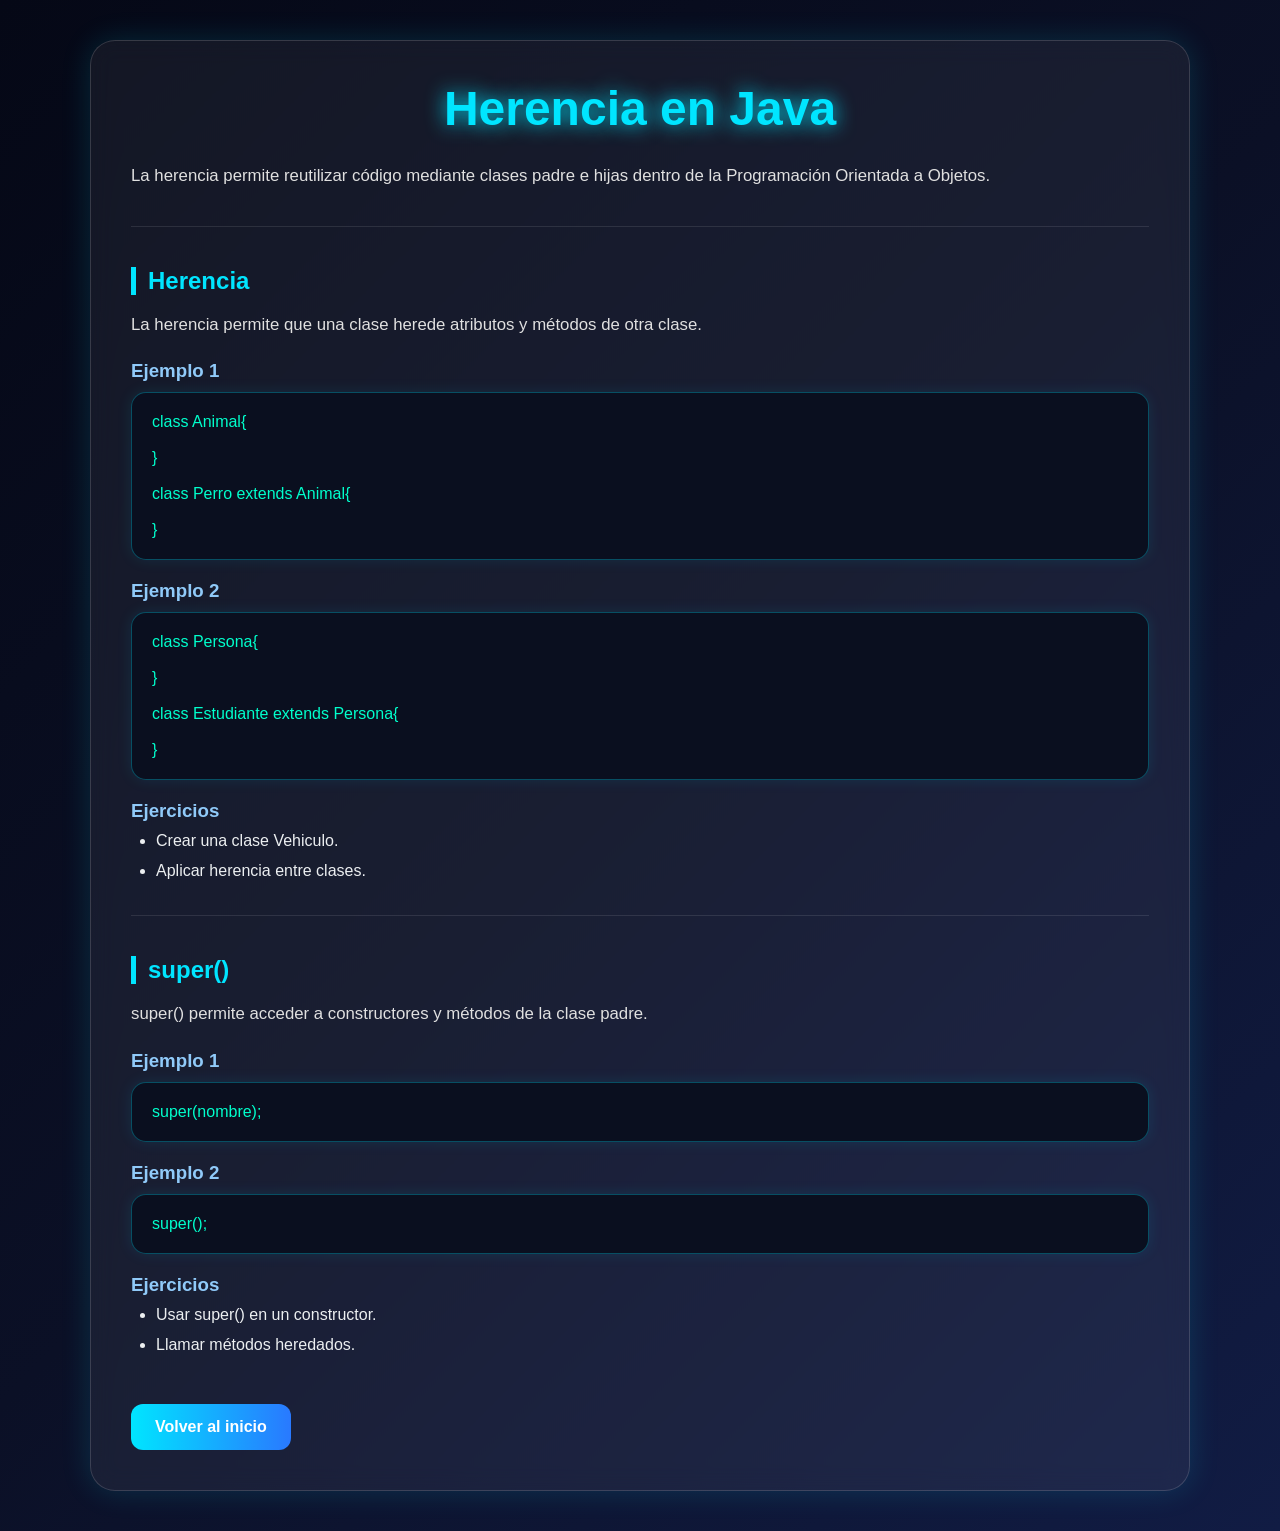
<file: temas/herencia.html>
<!DOCTYPE html>
<html lang="es">
<head>

<meta charset="UTF-8">

<meta name="viewport" content="width=device-width, initial-scale=1.0">

<title>Herencia</title>

<link rel="stylesheet" href="../css/style.css">

</head>

<body>

<main>

<h1>Herencia en Java</h1>

<p>
La herencia permite reutilizar código mediante clases
padre e hijas dentro de la Programación Orientada a Objetos.
</p>

<hr>

<h2>Herencia</h2>

<p>
La herencia permite que una clase herede atributos
y métodos de otra clase.
</p>

<h3>Ejemplo 1</h3>

<pre>
class Animal{

}

class Perro extends Animal{

}
</pre>

<h3>Ejemplo 2</h3>

<pre>
class Persona{

}

class Estudiante extends Persona{

}
</pre>

<h3>Ejercicios</h3>

<ul>

<li>Crear una clase Vehiculo.</li>

<li>Aplicar herencia entre clases.</li>

</ul>

<hr>

<h2>super()</h2>

<p>
super() permite acceder a constructores y métodos
de la clase padre.
</p>

<h3>Ejemplo 1</h3>

<pre>
super(nombre);
</pre>

<h3>Ejemplo 2</h3>

<pre>
super();
</pre>

<h3>Ejercicios</h3>

<ul>

<li>Usar super() en un constructor.</li>

<li>Llamar métodos heredados.</li>

</ul>

<a href="../index.html">

Volver al inicio

</a>

</main>

</body>
</html>
</file>
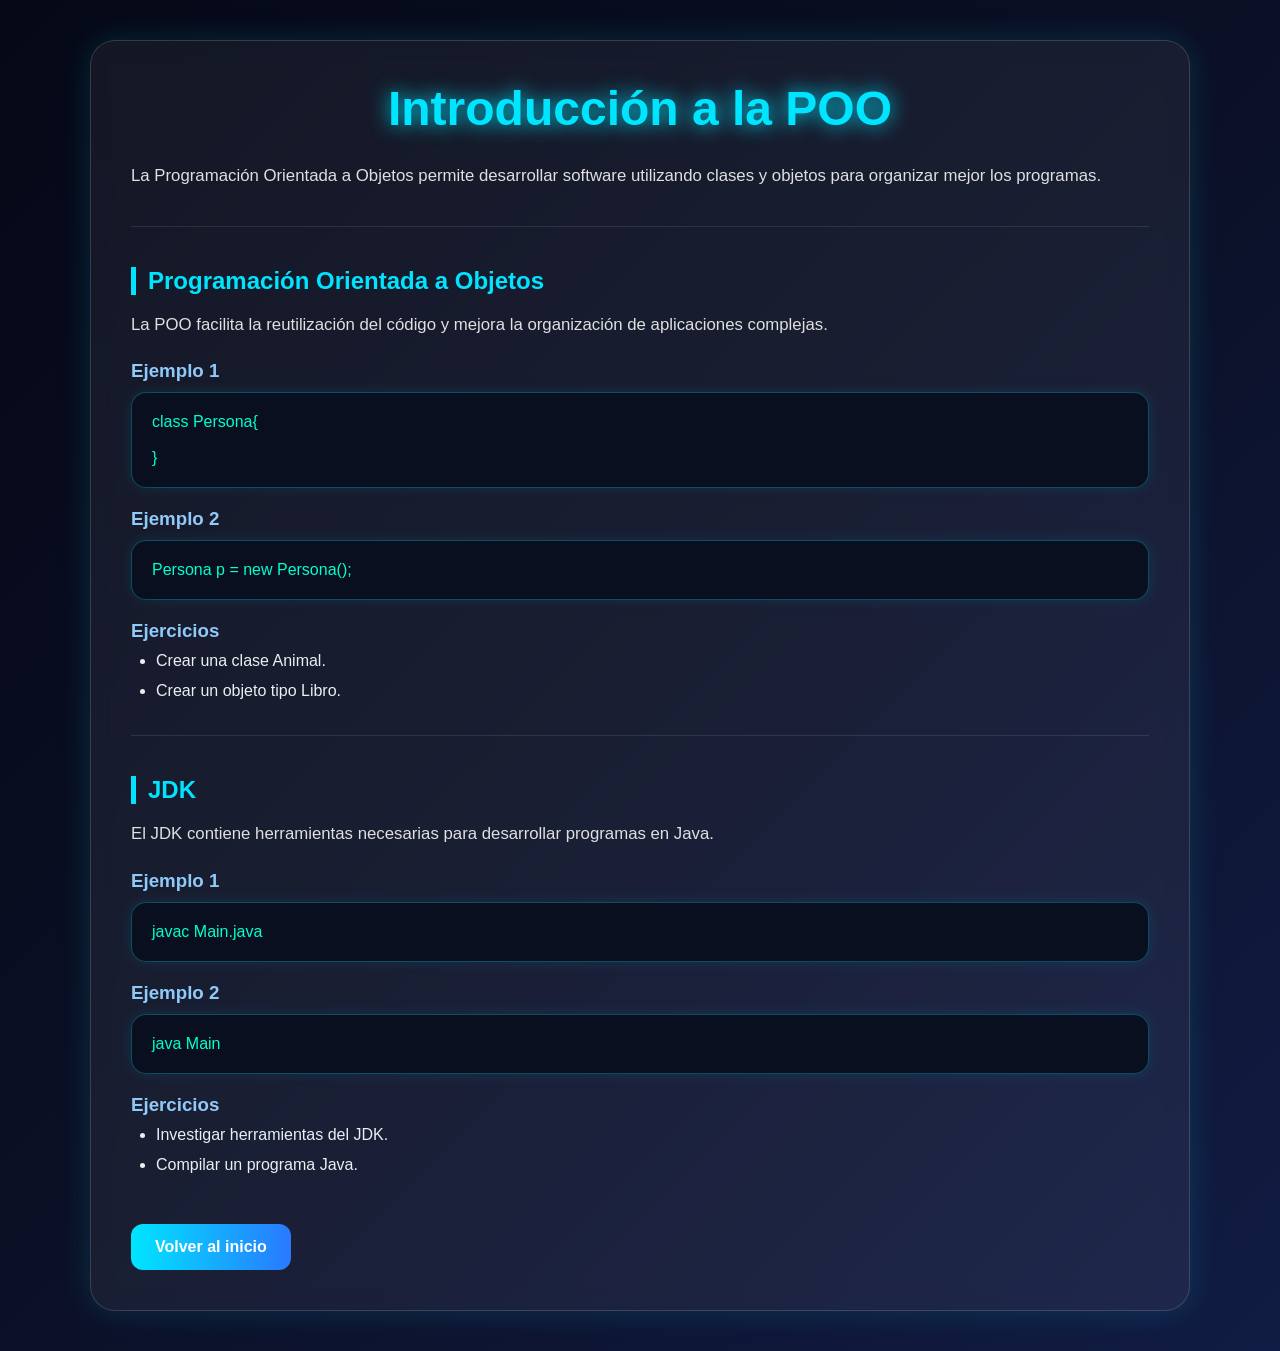
<file: temas/introduccion.html>
<!DOCTYPE html>
<html lang="es">
<head>

    <meta charset="UTF-8">

    <meta name="viewport" content="width=device-width, initial-scale=1.0">

    <title>Introducción a la POO</title>

    <link rel="stylesheet" href="../css/style.css">

</head>

<body>

<main>

<h1>Introducción a la POO</h1>

<p>
La Programación Orientada a Objetos permite desarrollar
software utilizando clases y objetos para organizar mejor
los programas.
</p>

<hr>

<h2>Programación Orientada a Objetos</h2>

<p>
La POO facilita la reutilización del código y mejora
la organización de aplicaciones complejas.
</p>

<h3>Ejemplo 1</h3>

<pre>
class Persona{

}
</pre>

<h3>Ejemplo 2</h3>

<pre>
Persona p = new Persona();
</pre>

<h3>Ejercicios</h3>

<ul>

<li>Crear una clase Animal.</li>

<li>Crear un objeto tipo Libro.</li>

</ul>

<hr>

<h2>JDK</h2>

<p>
El JDK contiene herramientas necesarias para desarrollar
programas en Java.
</p>

<h3>Ejemplo 1</h3>

<pre>
javac Main.java
</pre>

<h3>Ejemplo 2</h3>

<pre>
java Main
</pre>

<h3>Ejercicios</h3>

<ul>

<li>Investigar herramientas del JDK.</li>

<li>Compilar un programa Java.</li>

</ul>

<a href="../index.html">

Volver al inicio

</a>

</main>

</body>
</html>
</file>
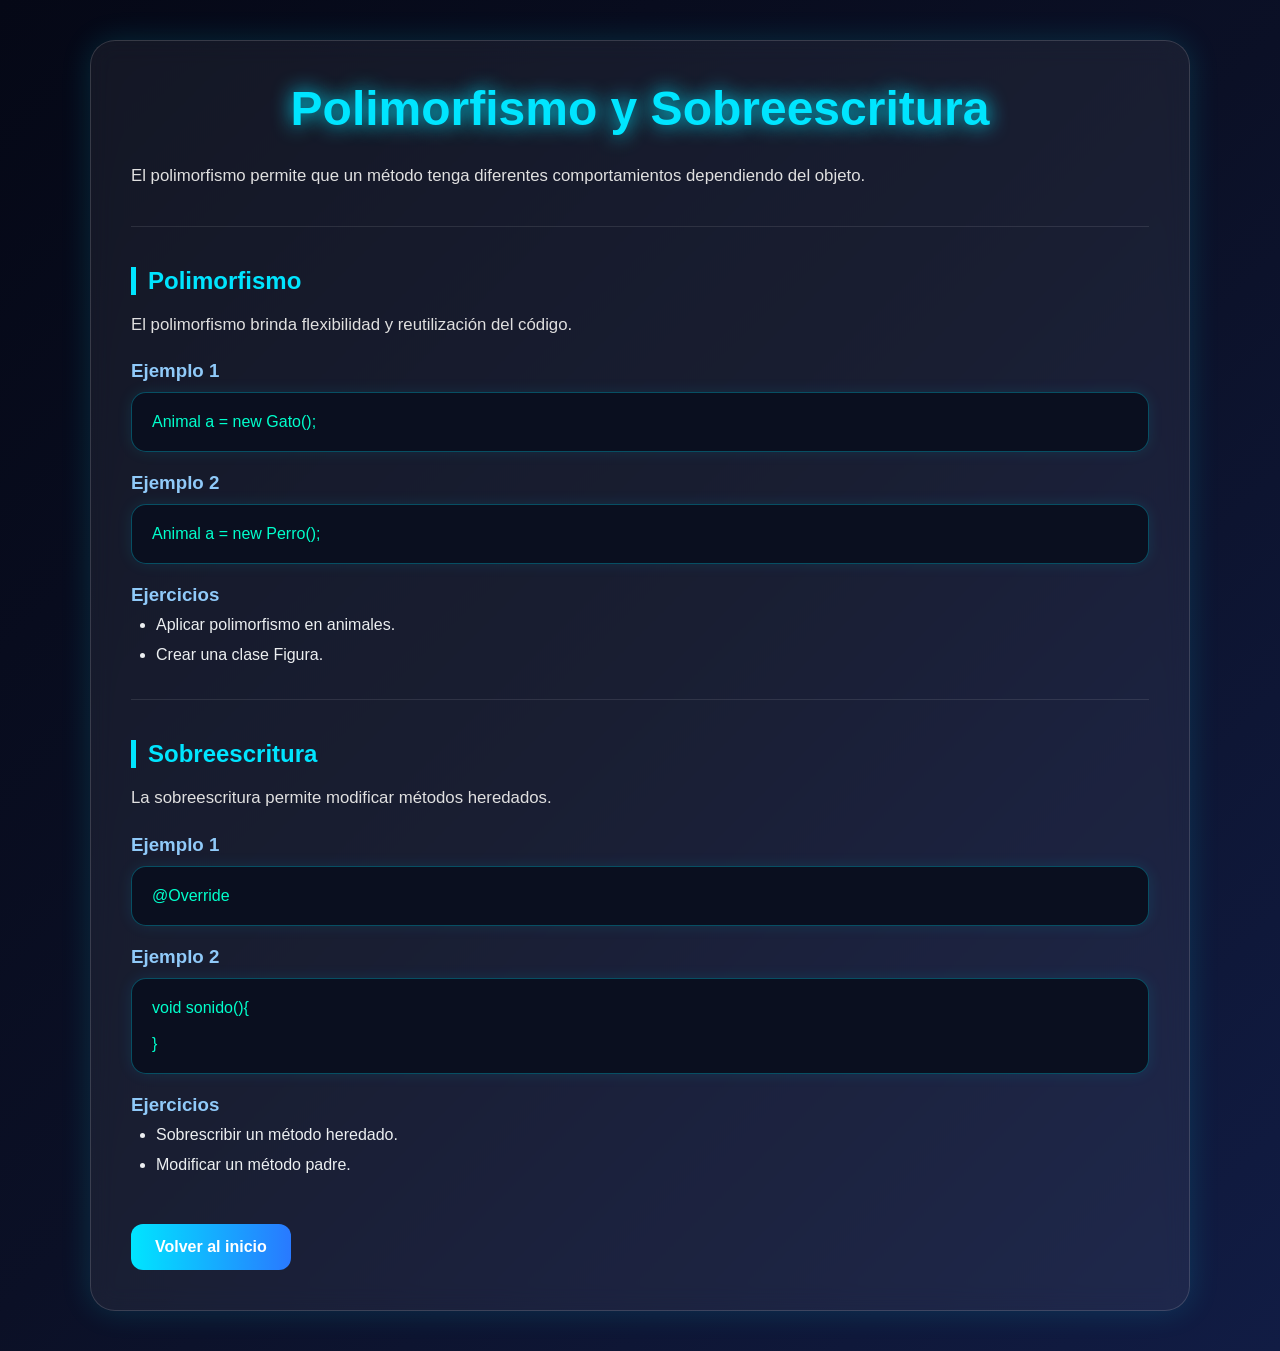
<file: temas/polimorfismo.html>
<!DOCTYPE html>
<html lang="es">
<head>

<meta charset="UTF-8">

<meta name="viewport" content="width=device-width, initial-scale=1.0">

<title>Polimorfismo</title>

<link rel="stylesheet" href="../css/style.css">

</head>

<body>

<main>

<h1>Polimorfismo y Sobreescritura</h1>

<p>
El polimorfismo permite que un método tenga diferentes
comportamientos dependiendo del objeto.
</p>

<hr>

<h2>Polimorfismo</h2>

<p>
El polimorfismo brinda flexibilidad y reutilización
del código.
</p>

<h3>Ejemplo 1</h3>

<pre>
Animal a = new Gato();
</pre>

<h3>Ejemplo 2</h3>

<pre>
Animal a = new Perro();
</pre>

<h3>Ejercicios</h3>

<ul>

<li>Aplicar polimorfismo en animales.</li>

<li>Crear una clase Figura.</li>

</ul>

<hr>

<h2>Sobreescritura</h2>

<p>
La sobreescritura permite modificar métodos heredados.
</p>

<h3>Ejemplo 1</h3>

<pre>
@Override
</pre>

<h3>Ejemplo 2</h3>

<pre>
void sonido(){

}
</pre>

<h3>Ejercicios</h3>

<ul>

<li>Sobrescribir un método heredado.</li>

<li>Modificar un método padre.</li>

</ul>

<a href="../index.html">

Volver al inicio

</a>

</main>

</body>
</html>
</file>
<file: css/style.css>
*{
    margin: 0;
    padding: 0;
    box-sizing: border-box;
    font-family: Arial, Helvetica, sans-serif;
}

body{

    background: linear-gradient(135deg,#050816,#0b1026,#111c44);
    color: white;
    min-height: 100vh;
    padding: 40px;

}

main{

    max-width: 1100px;
    margin: auto;

    background: rgba(255,255,255,0.06);

    border: 1px solid rgba(255,255,255,0.15);

    border-radius: 25px;

    padding: 40px;

    backdrop-filter: blur(12px);

    box-shadow: 0px 0px 30px rgba(0,229,255,0.15);

}

h1{

    text-align: center;

    font-size: 3rem;

    margin-bottom: 25px;

    color: #00e5ff;

    text-shadow: 0px 0px 20px #00e5ff;

}

h2{

    margin-top: 40px;

    margin-bottom: 15px;

    color: #00e5ff;

    border-left: 5px solid #00e5ff;

    padding-left: 12px;

}

h3{

    margin-top: 20px;

    margin-bottom: 10px;

    color: #90caf9;

}

p{

    line-height: 1.8;

    color: #e0e0e0;

    margin-bottom: 20px;

    font-size: 1.05rem;

}

hr{

    border: none;

    height: 1px;

    background: rgba(255,255,255,0.1);

    margin: 35px 0;

}

pre{

    background: #0a0f1f;

    color: #00ffcc;

    padding: 20px;

    border-radius: 15px;

    overflow-x: auto;

    border: 1px solid rgba(0,229,255,0.3);

    margin-bottom: 20px;

    box-shadow: 0px 0px 15px rgba(0,229,255,0.1);

}

ul{

    margin-left: 25px;

    margin-bottom: 20px;

}

ul li{

    margin-bottom: 12px;

    color: #eceff1;

}

a{

    display: inline-block;

    margin-top: 30px;

    text-decoration: none;

    color: white;

    background: linear-gradient(90deg,#00e5ff,#2979ff);

    padding: 14px 24px;

    border-radius: 12px;

    transition: 0.3s;

    font-weight: bold;

}

a:hover{

    transform: scale(1.05);

    box-shadow: 0px 0px 20px #00e5ff;

}

@media(max-width:768px){

    body{

        padding: 20px;

    }

    main{

        padding: 25px;

    }

    h1{

        font-size: 2rem;

    }

}
</file>
